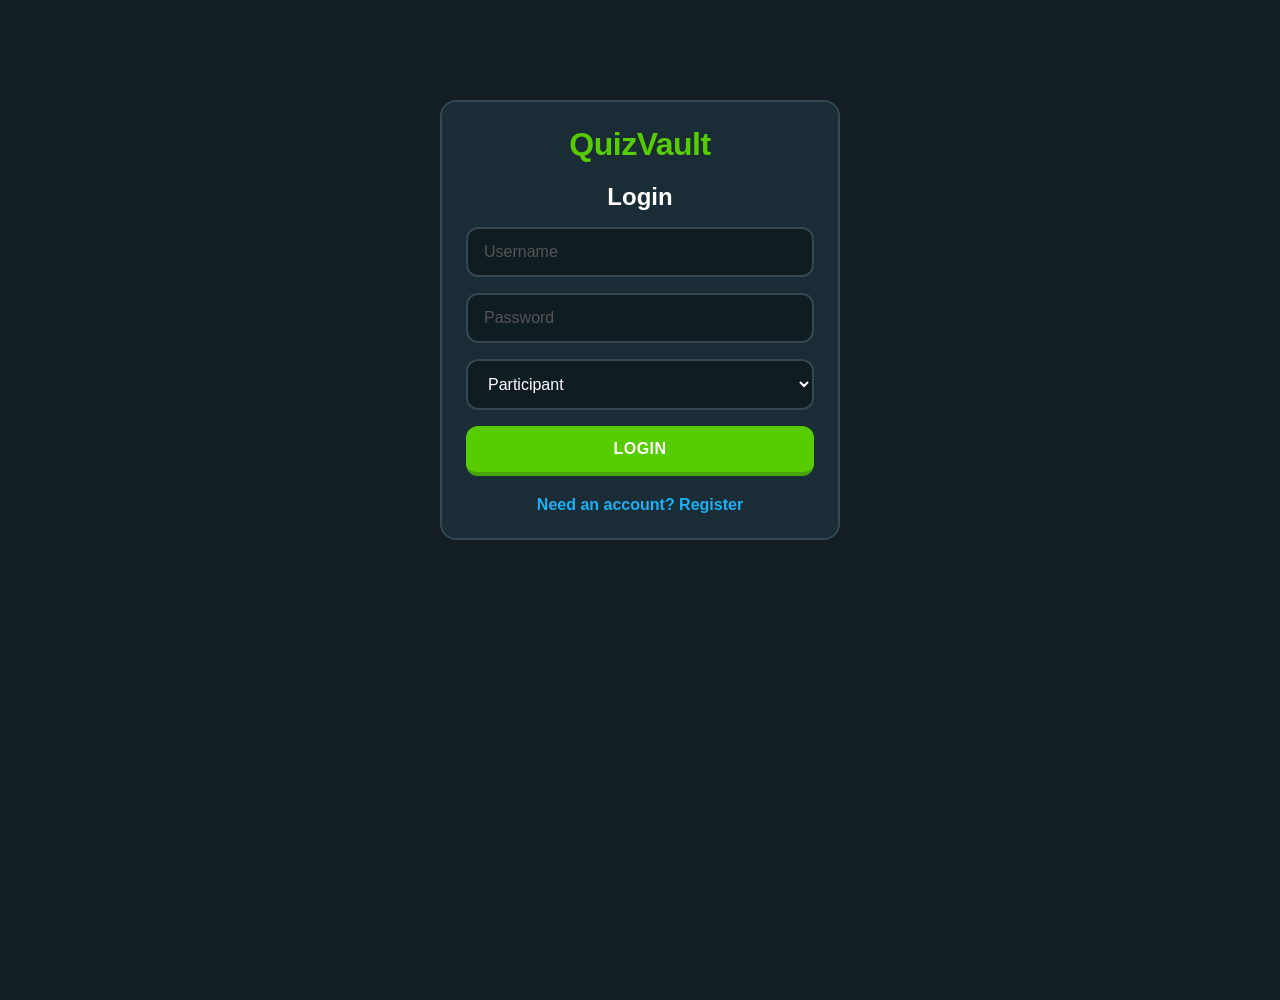
<file: QuizVault/webroot/index.html>
<!DOCTYPE html>
<html lang="en">
<head>
    <meta charset="UTF-8">
    <meta name="viewport" content="width=device-width, initial-scale=1.0">
    <title>QuizVault</title>
    <link rel="stylesheet" href="style.css">
</head>
<body>
    <header id="main-header" style="display:none">
        <div class="logo">QuizVault</div>
        <div style="display:flex; align-items:center; gap: 15px;">
            <span id="logged-in-user" style="font-weight:bold; color:var(--text-muted)"></span>
            <button class="btn-small" onclick="navBack()">Dashboard</button>
            <button class="btn-small btn-danger" onclick="logout()">Logout</button>
        </div>
    </header>

    <div id="msg-banner"></div>

    <!-- LOGIN / REGISTER VIEW -->
    <div id="login-view" class="view active">
        <div class="card" style="max-width:400px; margin: 100px auto; text-align:center;">
            <div class="logo" style="margin-bottom:20px; font-size:2rem;">QuizVault</div>
            <h2 id="auth-title">Login</h2>
            <div id="login-error" style="margin-bottom:15px;"></div>
            <div class="form-group"><input type="text" id="login-username" placeholder="Username" class="input-field"></div>
            <div class="form-group"><input type="password" id="login-password" placeholder="Password" class="input-field"></div>
            <div class="form-group">
                <select id="login-role" class="input-field">
                    <option value="Participant">Participant</option>
                    <option value="Quizmaster">Quizmaster</option>
                </select>
            </div>
            <button id="auth-btn" class="btn-primary" onclick="authAction()">LOGIN</button>
            <div style="margin-top:20px; font-weight:bold;">
                <a href="#" id="auth-toggle" onclick="toggleAuth()" style="color:var(--blue); text-decoration:none;">Need an account? Register</a>
            </div>
        </div>
    </div>

    <!-- QUIZMASTER DASHBOARD -->
    <div id="quizmaster-dashboard-view" class="view">
        <div class="card" style="max-width:700px; margin: 50px auto;">
            <h2>Quizmaster Dashboard</h2>
            <div class="subtitle">Welcome to the control center! What would you like to do?</div>
            <div class="dashboard-grid">
                <button class="card-btn" onclick="nav('question-bank-view')">
                    <h3>Manage Question Bank</h3><p>Add/edit questions</p>
                </button>
                <button class="card-btn" onclick="nav('manage-teams-view')">
                    <h3>Manage Teams</h3><p>View teams</p>
                </button>
                <button class="card-btn" onclick="nav('quiz-setup-view')">
                    <h3>Start New Quiz</h3><p>Configure and launch</p>
                </button>
                <button class="card-btn" onclick="nav('live-quiz-qm-view')">
                    <h3>Live Quiz View</h3><p>Monitor progress</p>
                </button>
                <button class="card-btn" onclick="nav('archives-view')">
                    <h3>View Archives</h3><p>Past results</p>
                </button>
            </div>
        </div>
    </div>

    <!-- PARTICIPANT DASHBOARD -->
    <div id="participant-dashboard-view" class="view">
        <div class="card" style="max-width:700px; margin: 50px auto;">
            <h2>Participant Dashboard</h2>
            <div class="subtitle">Get ready to play!</div>
            <div class="dashboard-grid">
                <button class="card-btn" onclick="nav('manage-teams-view')">
                    <h3>Join a Team</h3><p>Form your squad</p>
                </button>
                <button class="card-btn" onclick="nav('live-quiz-participant-view')">
                    <h3>Join Active Quiz</h3><p>Enter the arena</p>
                </button>
                <button class="card-btn" onclick="nav('certificates-view')">
                    <h3>My Certificates</h3><p>View achievements</p>
                </button>
            </div>
        </div>
    </div>

    <!-- MANAGE TEAMS VIEW -->
    <div id="manage-teams-view" class="view">
        <div class="card" style="max-width:600px; margin: 50px auto;">
            <h2>Teams</h2>
            <div style="display:flex; gap:10px; margin-bottom: 20px;">
                <input type="text" id="team-new-name" placeholder="New Team Name" class="input-field" style="flex:1;">
                <button class="btn-primary" style="flex:0 0 auto; width:auto;" onclick="createTeam()">Create Team</button>
            </div>
            <div id="teams-list" class="scroll-list"></div>
        </div>
    </div>

    <!-- QUESTION BANK VIEW -->
    <div id="question-bank-view" class="view">
        <div class="card" style="max-width:800px; margin: 50px auto;">
            <h2>Question Bank</h2>
            <div class="qm-only card" style="padding:20px; margin-bottom:20px; border-color:var(--border-light);">
                <h3>Add Question</h3>
                <div id="qb-msg" style="margin-bottom:10px;"></div>
                <div class="form-group"><input type="text" id="qb-q" placeholder="Question Text" class="input-field"></div>
                <div class="form-group"><input type="text" id="qb-a" placeholder="Answer Text" class="input-field"></div>
                <div style="display:flex; gap:10px; margin-bottom:15px;">
                    <input type="text" id="qb-tags" placeholder="Tags (e.g. Science)" class="input-field" style="flex:1;">
                    <select id="qb-diff" class="input-field" style="flex:0 0 150px;">
                        <option value="Easy">Easy</option>
                        <option value="Medium" selected>Medium</option>
                        <option value="Hard">Hard</option>
                    </select>
                </div>
                <button class="btn-primary" style="width:auto;" onclick="addQuestion()">Add to Bank</button>
            </div>
            
            <div class="form-group">
                <input type="text" id="qb-search" placeholder="Search questions or tags..." class="input-field" onkeyup="fetchQuestions()">
            </div>
            <div id="qb-list" class="scroll-list"></div>
        </div>
    </div>

    <!-- QUIZ SETUP VIEW -->
    <div id="quiz-setup-view" class="view">
        <div class="card" style="max-width:600px; margin: 50px auto;">
            <h2>Start New Quiz</h2>
            <div class="form-group">
                <label>Event Name</label>
                <input type="text" id="qs-name" placeholder="e.g. Tech Trivia 2026" class="input-field">
            </div>
            <div class="form-group">
                <label>Date</label>
                <input type="date" id="qs-date" class="input-field">
            </div>
            
            <h3 style="margin-top:30px;">Questions Per Team</h3>
            <div class="grid-3" style="display:grid; grid-template-columns:1fr 1fr 1fr; gap:15px; margin-bottom:20px;">
                <div><label id="lbl-easy" style="color:var(--green)">Easy</label><input type="number" id="qs-easy" value="0" min="0" class="input-field"></div>
                <div><label id="lbl-med" style="color:var(--orange)">Medium</label><input type="number" id="qs-medium" value="0" min="0" class="input-field"></div>
                <div><label id="lbl-hard" style="color:var(--red)">Hard</label><input type="number" id="qs-hard" value="0" min="0" class="input-field"></div>
            </div>
            
            <h3 style="margin-top:30px;">Select Teams</h3>
            <ul id="qs-teams-list" class="checkbox-list scroll-list"></ul>
            
            <button class="btn-primary" onclick="startQuiz()" style="margin-top:30px;">START QUIZ</button>
        </div>
    </div>

    <!-- LIVE QUIZ (QM) -->
    <div id="live-quiz-qm-view" class="view">
        <div style="max-width:1100px; margin: 20px auto; padding:0 20px;">
            <div style="display:flex; justify-content:space-between; align-items:center; margin-bottom:20px">
                <h2 id="live-qm-eventname" style="margin:0; color:var(--green);">Live Quiz Dashboard</h2>
                <div style="display:flex;gap:10px;">
                    <button class="btn-secondary" onclick="api('quiz/skip')">Skip for All</button>
                    <button class="btn-danger" onclick="finishQuiz()">Finish Quiz</button>
                </div>
            </div>
            
            <div class="two-col" style="display:grid; grid-template-columns: 2fr 1fr; gap:20px;">
                <div>
                    <h3>Teams Progress</h3>
                    <div id="live-qm-qbox"></div>
                </div>
                <div>
                    <div class="card" style="margin-bottom:20px; padding:15px;">
                        <h3>Scoreboard</h3>
                        <div class="scroll-list" style="max-height:200px; background:transparent; border:none;">
                            <table style="width:100%; border-collapse:collapse;" id="live-qm-scores">
                                <tbody></tbody>
                            </table>
                        </div>
                    </div>
                    <div class="card" style="padding:15px;">
                        <h3>Event Log</h3>
                        <pre id="live-qm-log" class="log-box" style="margin:0;"></pre>
                    </div>
                </div>
            </div>
        </div>
    </div>

    <!-- LIVE QUIZ (PARTICIPANT) -->
    <div id="live-quiz-participant-view" class="view">
        <div style="max-width:900px; margin: 30px auto; padding:0 20px;">
            <div class="two-col" style="display:grid; grid-template-columns: 2fr 1fr; gap:20px;">
                <div class="card" style="text-align:center; padding:40px 20px;">
                    <h3 id="live-p-teamname" style="margin-bottom:20px; color:var(--blue); font-size:1.2rem;">Team Name</h3>
                    <div id="live-p-qbox" class="q-box-large">
                        Waiting for quiz to start...
                    </div>
                    <div class="buzz-area">
                        <input type="text" id="live-p-answer" placeholder="Type your answer..." class="input-field" style="text-align:center; font-size:1.2rem;" disabled>
                        <button class="btn-primary" style="width:auto; flex:0 0 auto;" id="live-p-submit" onclick="submitAnswer()">SUBMIT</button>
                    </div>
                    <div id="p-feedback" style="margin-top:20px; font-weight:bold; font-size:1.1rem;"></div>
                </div>
                
                <div class="card">
                    <h3>Live Scores</h3>
                    <ul class="scroll-list checkbox-list" id="live-p-scores" style="background:transparent; border:none; max-height:400px; list-style:none;"></ul>
                </div>
            </div>
        </div>
    </div>

    <!-- ARCHIVES VIEW -->
    <div id="archives-view" class="view">
        <div class="card" style="max-width:900px; margin: 50px auto;">
            <h2>Archives</h2>
            <div class="two-col" style="display:grid; grid-template-columns: 1fr 1fr; gap:20px;">
                <div id="archives-list" class="scroll-list"></div>
                <div id="archive-detail" class="q-box" style="background:var(--bg-card);">Select an archive to view details.</div>
            </div>
        </div>
    </div>
    
    <!-- CERTIFICATES VIEW -->
    <div id="certificates-view" class="view">
        <div class="card" style="max-width:600px; margin: 50px auto;">
            <h2>My Certificates</h2>
            <div id="certs-list" class="scroll-list"></div>
        </div>
    </div>

    <script src="app.js"></script>
</body>
</html>
</file>
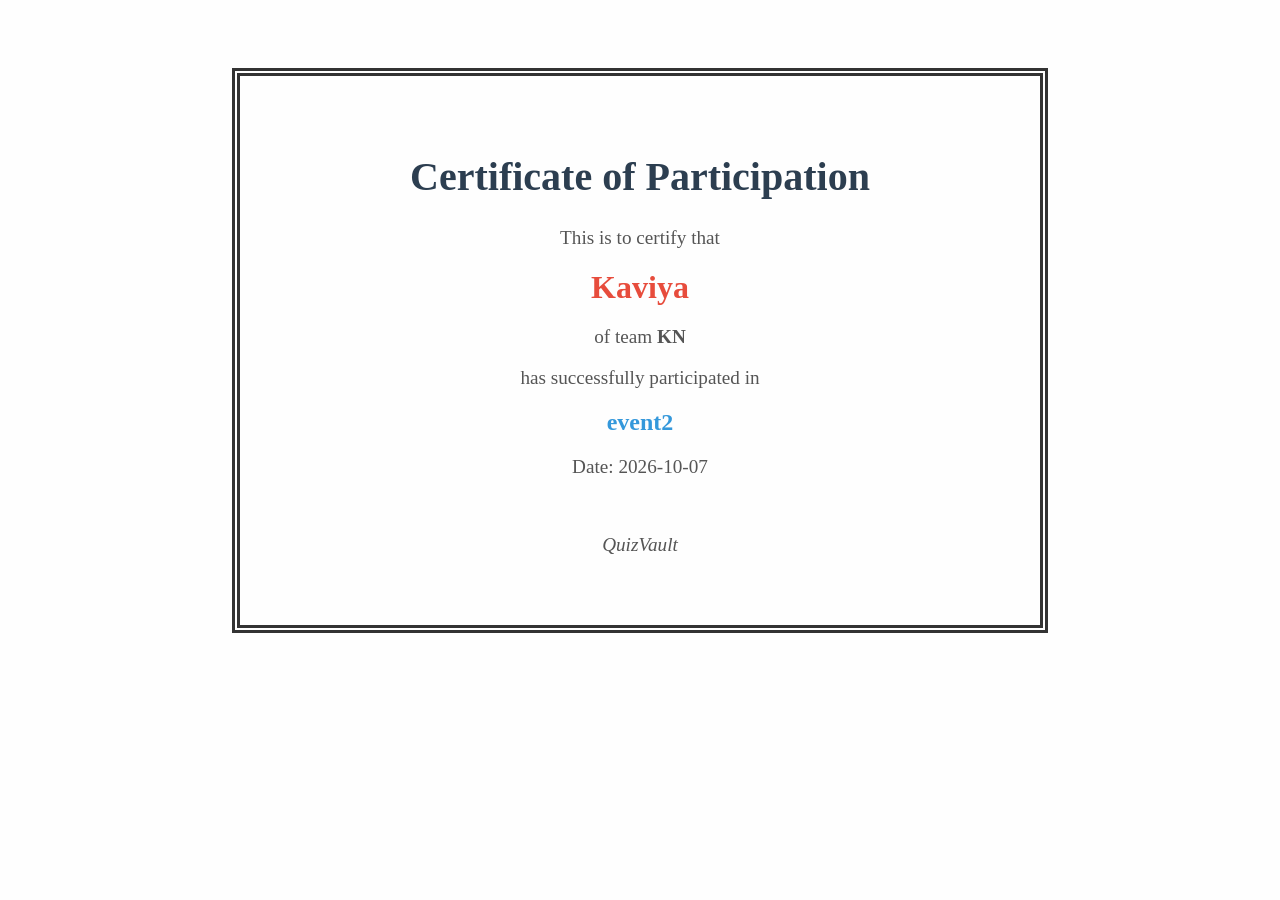
<file: QuizVault/exports/cert_Kaviya_event2.html>
<!DOCTYPE html><html><head><style>body{font-family:Georgia,serif;text-align:center;padding:60px;background:#fefefe;}.cert{border:8px double #333;padding:50px;max-width:700px;margin:auto;}h1{color:#2c3e50;font-size:2.5em;}h2{color:#3498db;}p{font-size:1.2em;color:#555;}.name{font-size:2em;color:#e74c3c;font-weight:bold;margin:20px 0;}</style></head><body><div class='cert'><h1>Certificate of Participation</h1><p>This is to certify that</p><div class='name'>Kaviya</div><p>of team <strong>KN</strong></p><p>has successfully participated in</p><h2>event2</h2><p>Date: 2026-10-07</p><br><p><em>QuizVault</em></p></div></body></html>
</file>
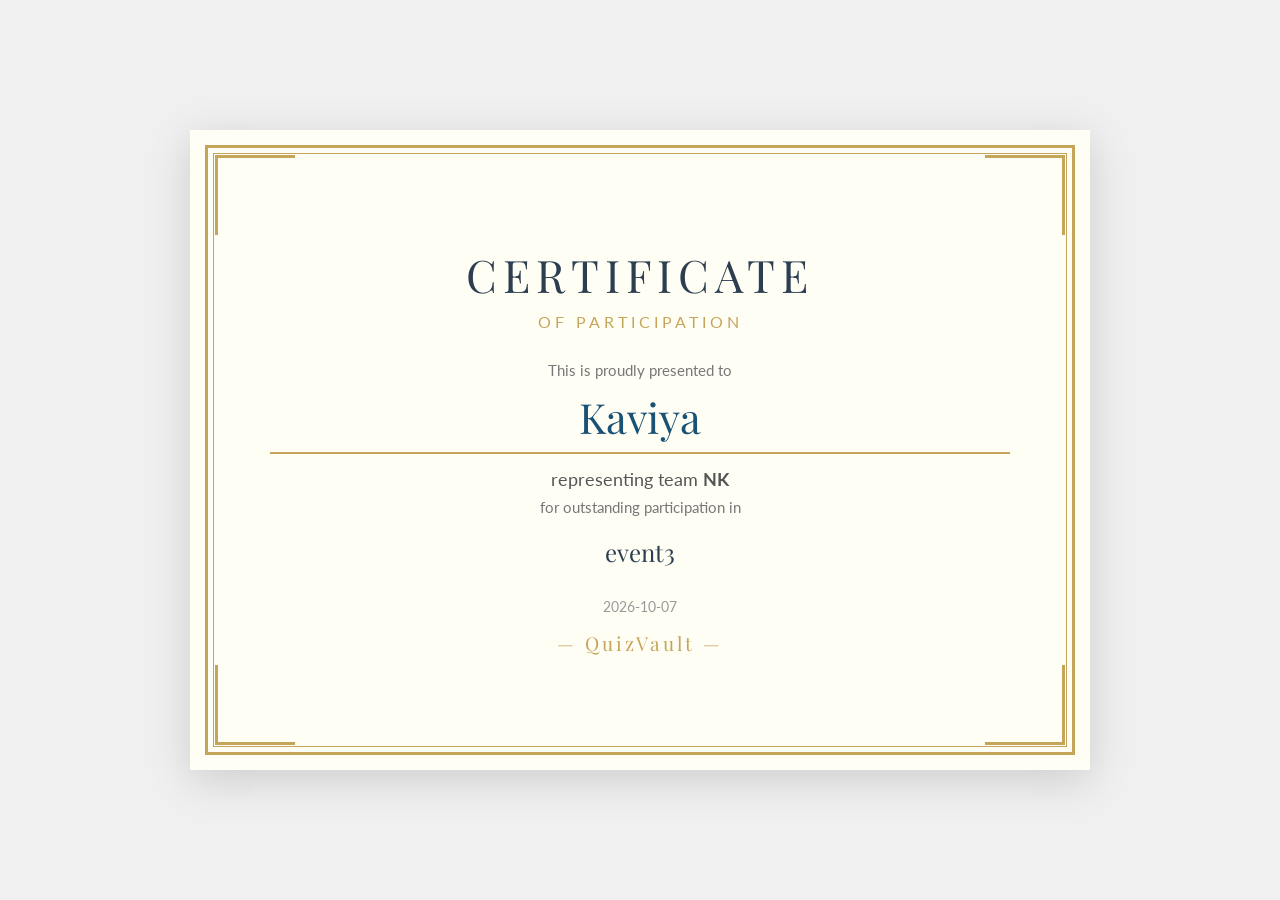
<file: QuizVault/exports/cert_Kaviya_event3.html>
<!DOCTYPE html><html><head><style>@import url('https://fonts.googleapis.com/css2?family=Playfair+Display:wght@400;700&family=Lato:wght@300;400&display=swap');*{margin:0;padding:0;box-sizing:border-box;}body{display:flex;justify-content:center;align-items:center;min-height:100vh;background:#f0f0f0;padding:20px;}.cert-page{width:900px;height:640px;background:#fffef5;position:relative;box-shadow:0 10px 40px rgba(0,0,0,0.15);}.cert-border{position:absolute;top:15px;left:15px;right:15px;bottom:15px;border:3px solid #c5a55a;}.cert-border-inner{position:absolute;top:5px;left:5px;right:5px;bottom:5px;border:1px solid #c5a55a;}.cert-content{position:relative;z-index:1;text-align:center;padding:60px 80px;height:100%;display:flex;flex-direction:column;justify-content:center;}.cert-corner{position:absolute;width:80px;height:80px;}.cert-corner.tl{top:25px;left:25px;border-top:3px solid #c5a55a;border-left:3px solid #c5a55a;}.cert-corner.tr{top:25px;right:25px;border-top:3px solid #c5a55a;border-right:3px solid #c5a55a;}.cert-corner.bl{bottom:25px;left:25px;border-bottom:3px solid #c5a55a;border-left:3px solid #c5a55a;}.cert-corner.br{bottom:25px;right:25px;border-bottom:3px solid #c5a55a;border-right:3px solid #c5a55a;}.cert-title{font-family:'Playfair Display',serif;font-size:2.8rem;color:#2c3e50;letter-spacing:6px;text-transform:uppercase;margin-bottom:8px;}.cert-subtitle{font-family:'Lato',sans-serif;font-size:1rem;color:#c5a55a;letter-spacing:4px;text-transform:uppercase;margin-bottom:30px;}.cert-presented{font-family:'Lato',sans-serif;font-size:0.95rem;color:#777;margin-bottom:10px;}.cert-name{font-family:'Playfair Display',serif;font-size:2.6rem;color:#1a5276;border-bottom:2px solid #c5a55a;display:inline-block;padding:0 40px 8px;margin-bottom:15px;}.cert-team{font-family:'Lato',sans-serif;font-size:1.1rem;color:#555;margin-bottom:8px;}.cert-event{font-family:'Playfair Display',serif;font-size:1.5rem;color:#2c3e50;margin:10px 0;}.cert-date{font-family:'Lato',sans-serif;font-size:0.9rem;color:#999;margin-top:20px;}.cert-seal{font-family:'Playfair Display',serif;font-size:1.2rem;color:#c5a55a;margin-top:15px;letter-spacing:3px;}@media print{body{background:none;padding:0;}.cert-page{box-shadow:none;}}</style></head><body><div class='cert-page'><div class='cert-border'><div class='cert-border-inner'></div></div><div class='cert-corner tl'></div><div class='cert-corner tr'></div><div class='cert-corner bl'></div><div class='cert-corner br'></div><div class='cert-content'><div class='cert-title'>Certificate</div><div class='cert-subtitle'>of Participation</div><div class='cert-presented'>This is proudly presented to</div><div class='cert-name'>Kaviya</div><div class='cert-team'>representing team <strong>NK</strong></div><div class='cert-presented'>for outstanding participation in</div><div class='cert-event'>event3</div><div class='cert-date'>2026-10-07</div><div class='cert-seal'>— QuizVault —</div></div></div></body></html>
</file>
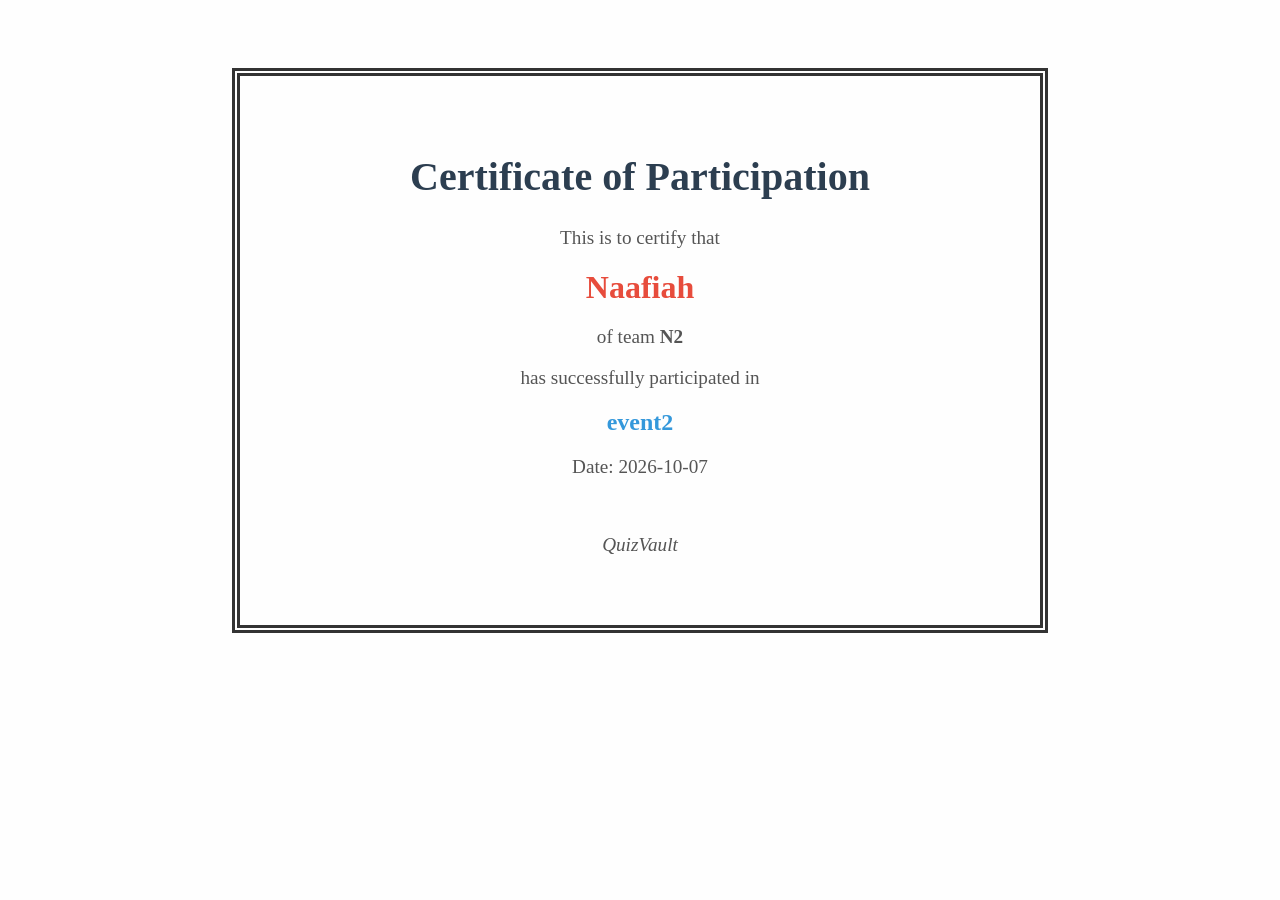
<file: QuizVault/exports/cert_Naafiah_event2.html>
<!DOCTYPE html><html><head><style>body{font-family:Georgia,serif;text-align:center;padding:60px;background:#fefefe;}.cert{border:8px double #333;padding:50px;max-width:700px;margin:auto;}h1{color:#2c3e50;font-size:2.5em;}h2{color:#3498db;}p{font-size:1.2em;color:#555;}.name{font-size:2em;color:#e74c3c;font-weight:bold;margin:20px 0;}</style></head><body><div class='cert'><h1>Certificate of Participation</h1><p>This is to certify that</p><div class='name'>Naafiah</div><p>of team <strong>N2</strong></p><p>has successfully participated in</p><h2>event2</h2><p>Date: 2026-10-07</p><br><p><em>QuizVault</em></p></div></body></html>
</file>
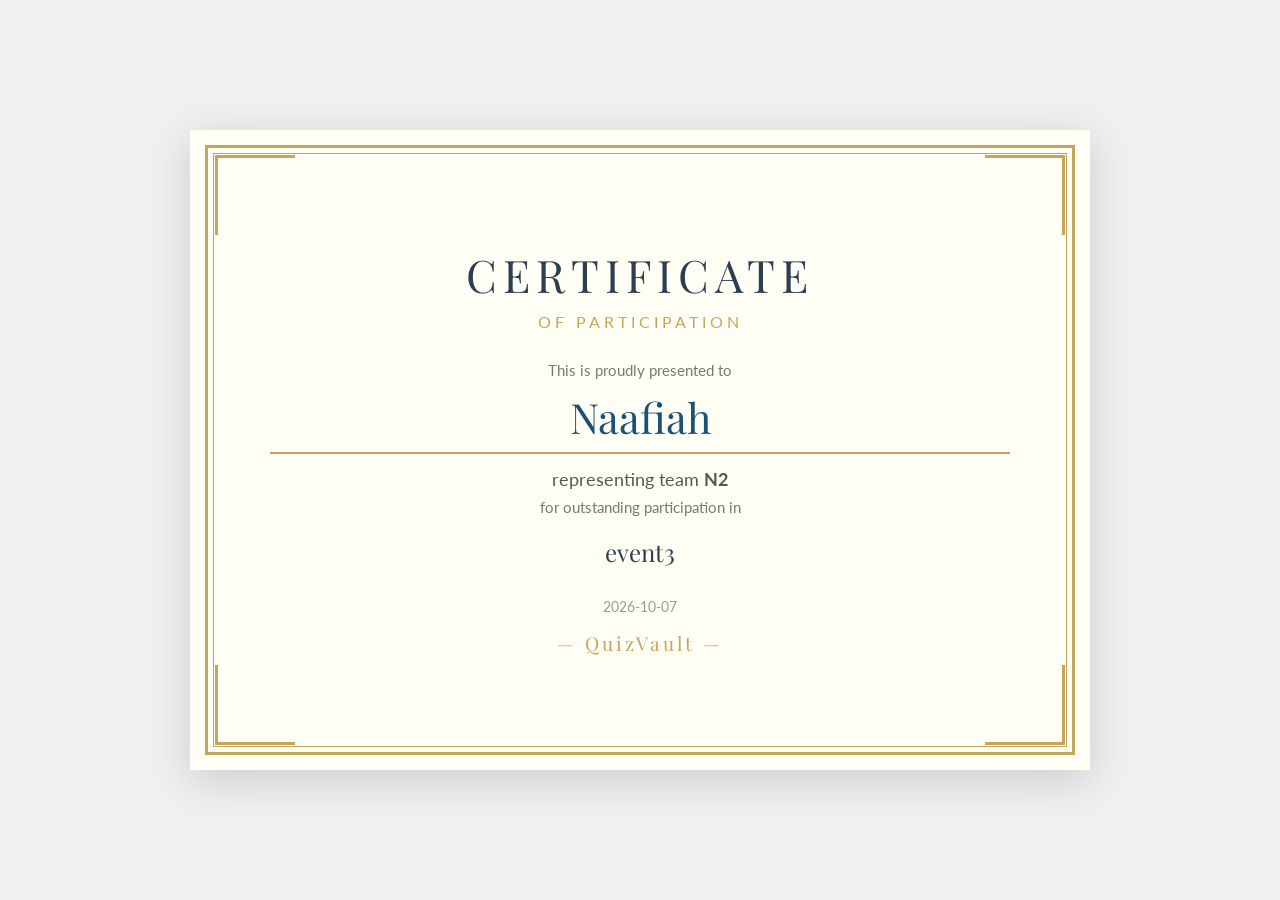
<file: QuizVault/exports/cert_Naafiah_event3.html>
<!DOCTYPE html><html><head><style>@import url('https://fonts.googleapis.com/css2?family=Playfair+Display:wght@400;700&family=Lato:wght@300;400&display=swap');*{margin:0;padding:0;box-sizing:border-box;}body{display:flex;justify-content:center;align-items:center;min-height:100vh;background:#f0f0f0;padding:20px;}.cert-page{width:900px;height:640px;background:#fffef5;position:relative;box-shadow:0 10px 40px rgba(0,0,0,0.15);}.cert-border{position:absolute;top:15px;left:15px;right:15px;bottom:15px;border:3px solid #c5a55a;}.cert-border-inner{position:absolute;top:5px;left:5px;right:5px;bottom:5px;border:1px solid #c5a55a;}.cert-content{position:relative;z-index:1;text-align:center;padding:60px 80px;height:100%;display:flex;flex-direction:column;justify-content:center;}.cert-corner{position:absolute;width:80px;height:80px;}.cert-corner.tl{top:25px;left:25px;border-top:3px solid #c5a55a;border-left:3px solid #c5a55a;}.cert-corner.tr{top:25px;right:25px;border-top:3px solid #c5a55a;border-right:3px solid #c5a55a;}.cert-corner.bl{bottom:25px;left:25px;border-bottom:3px solid #c5a55a;border-left:3px solid #c5a55a;}.cert-corner.br{bottom:25px;right:25px;border-bottom:3px solid #c5a55a;border-right:3px solid #c5a55a;}.cert-title{font-family:'Playfair Display',serif;font-size:2.8rem;color:#2c3e50;letter-spacing:6px;text-transform:uppercase;margin-bottom:8px;}.cert-subtitle{font-family:'Lato',sans-serif;font-size:1rem;color:#c5a55a;letter-spacing:4px;text-transform:uppercase;margin-bottom:30px;}.cert-presented{font-family:'Lato',sans-serif;font-size:0.95rem;color:#777;margin-bottom:10px;}.cert-name{font-family:'Playfair Display',serif;font-size:2.6rem;color:#1a5276;border-bottom:2px solid #c5a55a;display:inline-block;padding:0 40px 8px;margin-bottom:15px;}.cert-team{font-family:'Lato',sans-serif;font-size:1.1rem;color:#555;margin-bottom:8px;}.cert-event{font-family:'Playfair Display',serif;font-size:1.5rem;color:#2c3e50;margin:10px 0;}.cert-date{font-family:'Lato',sans-serif;font-size:0.9rem;color:#999;margin-top:20px;}.cert-seal{font-family:'Playfair Display',serif;font-size:1.2rem;color:#c5a55a;margin-top:15px;letter-spacing:3px;}@media print{body{background:none;padding:0;}.cert-page{box-shadow:none;}}</style></head><body><div class='cert-page'><div class='cert-border'><div class='cert-border-inner'></div></div><div class='cert-corner tl'></div><div class='cert-corner tr'></div><div class='cert-corner bl'></div><div class='cert-corner br'></div><div class='cert-content'><div class='cert-title'>Certificate</div><div class='cert-subtitle'>of Participation</div><div class='cert-presented'>This is proudly presented to</div><div class='cert-name'>Naafiah</div><div class='cert-team'>representing team <strong>N2</strong></div><div class='cert-presented'>for outstanding participation in</div><div class='cert-event'>event3</div><div class='cert-date'>2026-10-07</div><div class='cert-seal'>— QuizVault —</div></div></div></body></html>
</file>
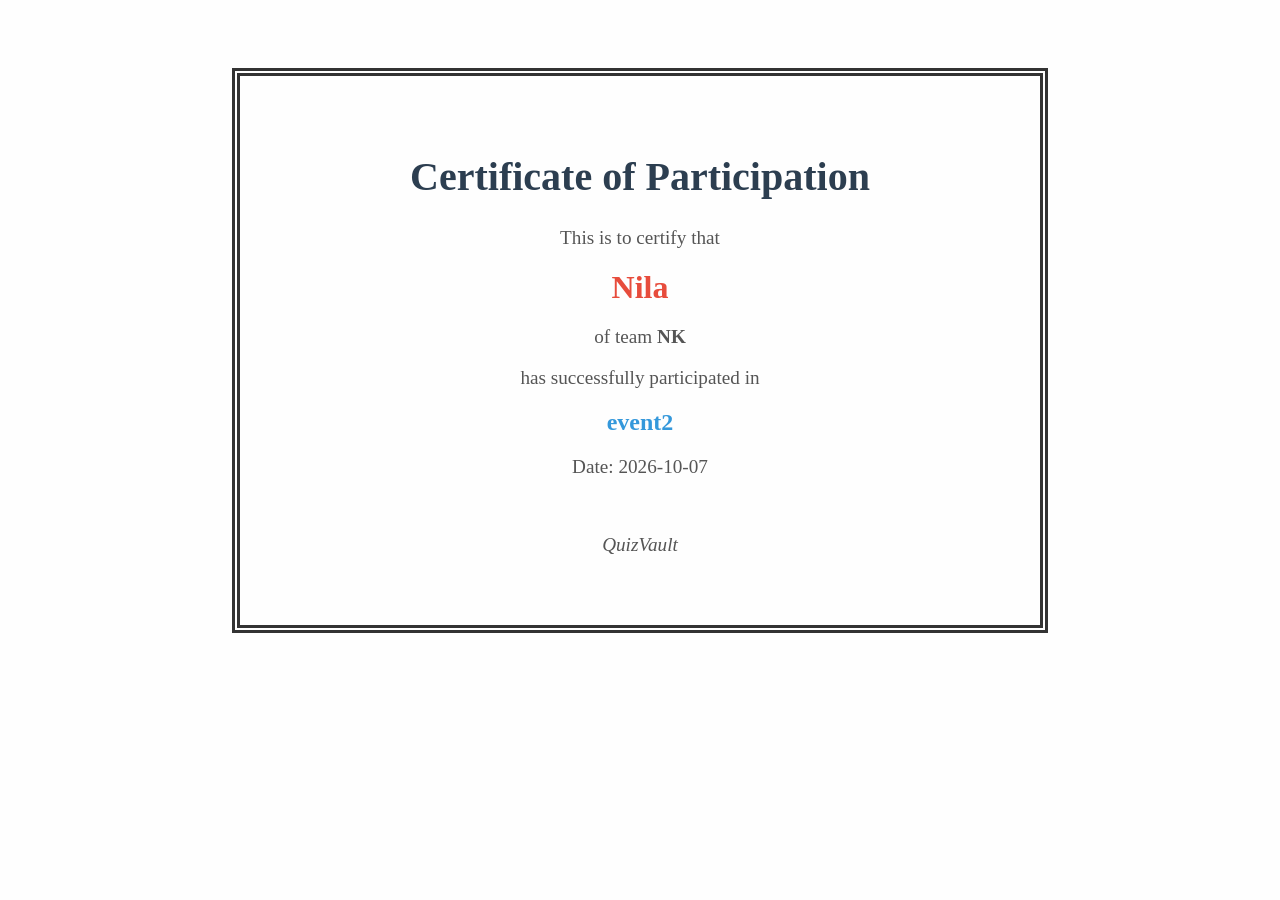
<file: QuizVault/exports/cert_Nila_event2.html>
<!DOCTYPE html><html><head><style>body{font-family:Georgia,serif;text-align:center;padding:60px;background:#fefefe;}.cert{border:8px double #333;padding:50px;max-width:700px;margin:auto;}h1{color:#2c3e50;font-size:2.5em;}h2{color:#3498db;}p{font-size:1.2em;color:#555;}.name{font-size:2em;color:#e74c3c;font-weight:bold;margin:20px 0;}</style></head><body><div class='cert'><h1>Certificate of Participation</h1><p>This is to certify that</p><div class='name'>Nila</div><p>of team <strong>NK</strong></p><p>has successfully participated in</p><h2>event2</h2><p>Date: 2026-10-07</p><br><p><em>QuizVault</em></p></div></body></html>
</file>
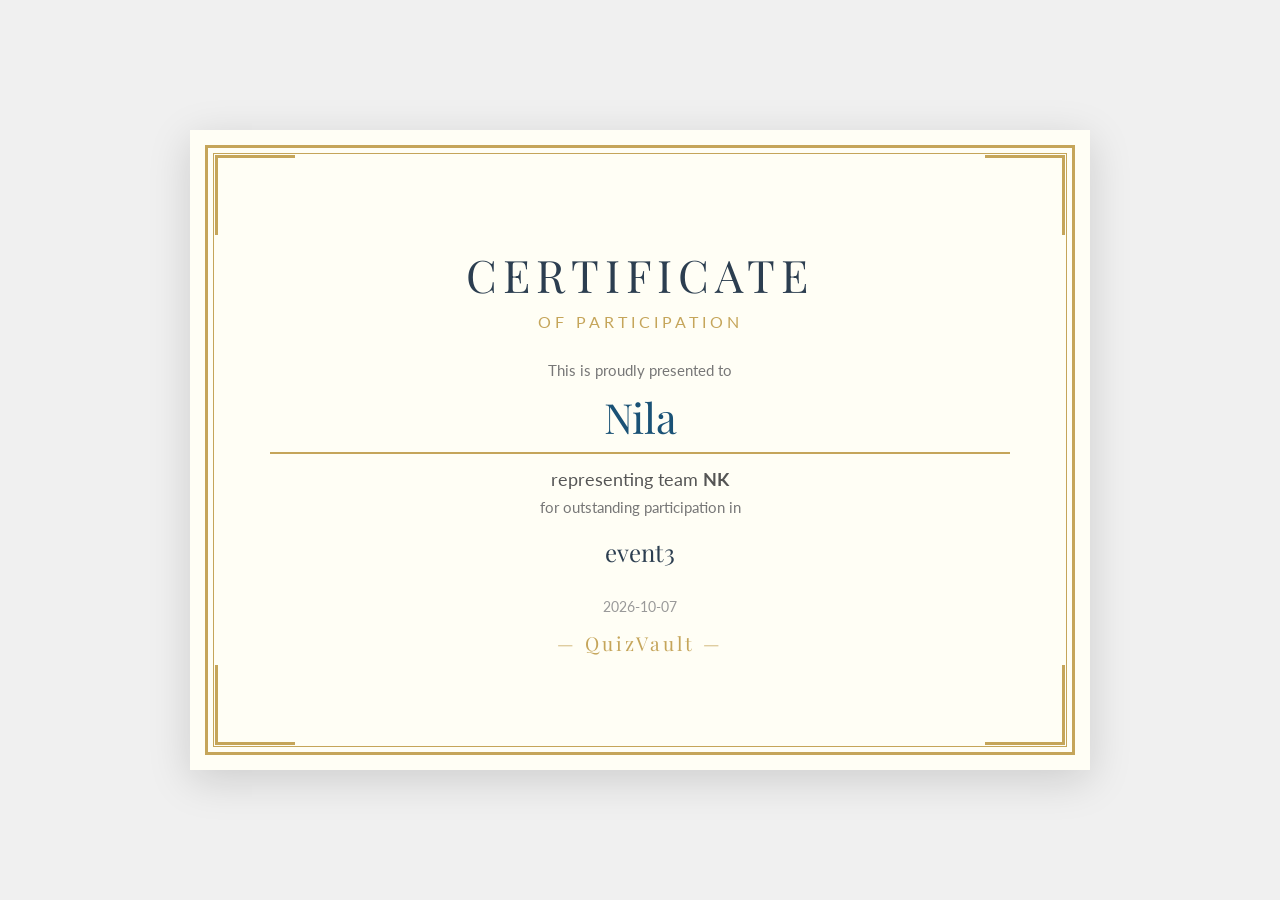
<file: QuizVault/exports/cert_Nila_event3.html>
<!DOCTYPE html><html><head><style>@import url('https://fonts.googleapis.com/css2?family=Playfair+Display:wght@400;700&family=Lato:wght@300;400&display=swap');*{margin:0;padding:0;box-sizing:border-box;}body{display:flex;justify-content:center;align-items:center;min-height:100vh;background:#f0f0f0;padding:20px;}.cert-page{width:900px;height:640px;background:#fffef5;position:relative;box-shadow:0 10px 40px rgba(0,0,0,0.15);}.cert-border{position:absolute;top:15px;left:15px;right:15px;bottom:15px;border:3px solid #c5a55a;}.cert-border-inner{position:absolute;top:5px;left:5px;right:5px;bottom:5px;border:1px solid #c5a55a;}.cert-content{position:relative;z-index:1;text-align:center;padding:60px 80px;height:100%;display:flex;flex-direction:column;justify-content:center;}.cert-corner{position:absolute;width:80px;height:80px;}.cert-corner.tl{top:25px;left:25px;border-top:3px solid #c5a55a;border-left:3px solid #c5a55a;}.cert-corner.tr{top:25px;right:25px;border-top:3px solid #c5a55a;border-right:3px solid #c5a55a;}.cert-corner.bl{bottom:25px;left:25px;border-bottom:3px solid #c5a55a;border-left:3px solid #c5a55a;}.cert-corner.br{bottom:25px;right:25px;border-bottom:3px solid #c5a55a;border-right:3px solid #c5a55a;}.cert-title{font-family:'Playfair Display',serif;font-size:2.8rem;color:#2c3e50;letter-spacing:6px;text-transform:uppercase;margin-bottom:8px;}.cert-subtitle{font-family:'Lato',sans-serif;font-size:1rem;color:#c5a55a;letter-spacing:4px;text-transform:uppercase;margin-bottom:30px;}.cert-presented{font-family:'Lato',sans-serif;font-size:0.95rem;color:#777;margin-bottom:10px;}.cert-name{font-family:'Playfair Display',serif;font-size:2.6rem;color:#1a5276;border-bottom:2px solid #c5a55a;display:inline-block;padding:0 40px 8px;margin-bottom:15px;}.cert-team{font-family:'Lato',sans-serif;font-size:1.1rem;color:#555;margin-bottom:8px;}.cert-event{font-family:'Playfair Display',serif;font-size:1.5rem;color:#2c3e50;margin:10px 0;}.cert-date{font-family:'Lato',sans-serif;font-size:0.9rem;color:#999;margin-top:20px;}.cert-seal{font-family:'Playfair Display',serif;font-size:1.2rem;color:#c5a55a;margin-top:15px;letter-spacing:3px;}@media print{body{background:none;padding:0;}.cert-page{box-shadow:none;}}</style></head><body><div class='cert-page'><div class='cert-border'><div class='cert-border-inner'></div></div><div class='cert-corner tl'></div><div class='cert-corner tr'></div><div class='cert-corner bl'></div><div class='cert-corner br'></div><div class='cert-content'><div class='cert-title'>Certificate</div><div class='cert-subtitle'>of Participation</div><div class='cert-presented'>This is proudly presented to</div><div class='cert-name'>Nila</div><div class='cert-team'>representing team <strong>NK</strong></div><div class='cert-presented'>for outstanding participation in</div><div class='cert-event'>event3</div><div class='cert-date'>2026-10-07</div><div class='cert-seal'>— QuizVault —</div></div></div></body></html>
</file>
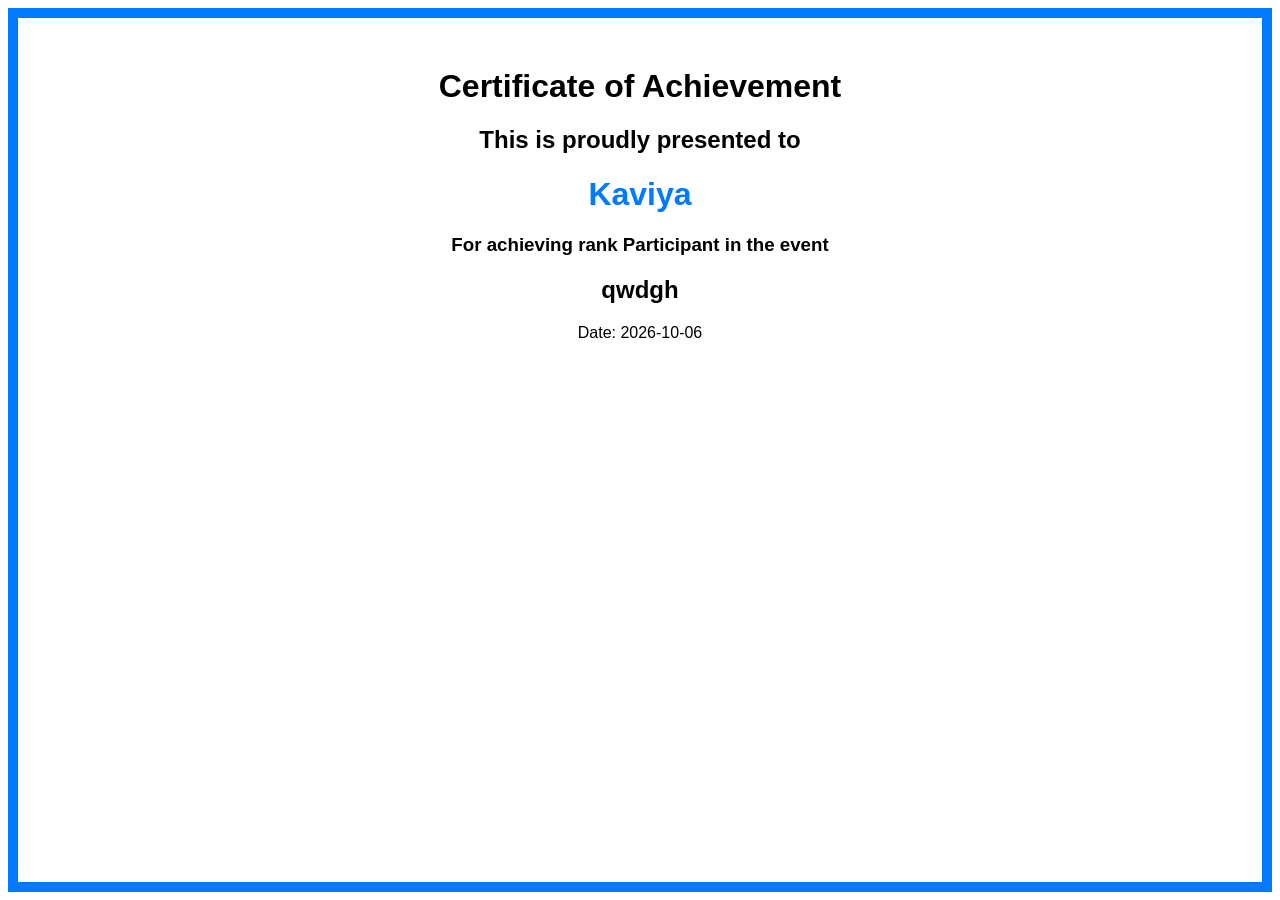
<file: QuizVault/exports/Kaviya_Certificate.html>
<html><body style='font-family: Arial; text-align: center; padding: 50px; border: 10px solid #007AFF;'><h1>Certificate of Achievement</h1><h2>This is proudly presented to</h2><h1 style='color: #007AFF;'>Kaviya</h1><h3>For achieving rank <b>Participant</b> in the event</h3><h2>qwdgh</h2><p>Date: 2026-10-06</p></body></html>
</file>
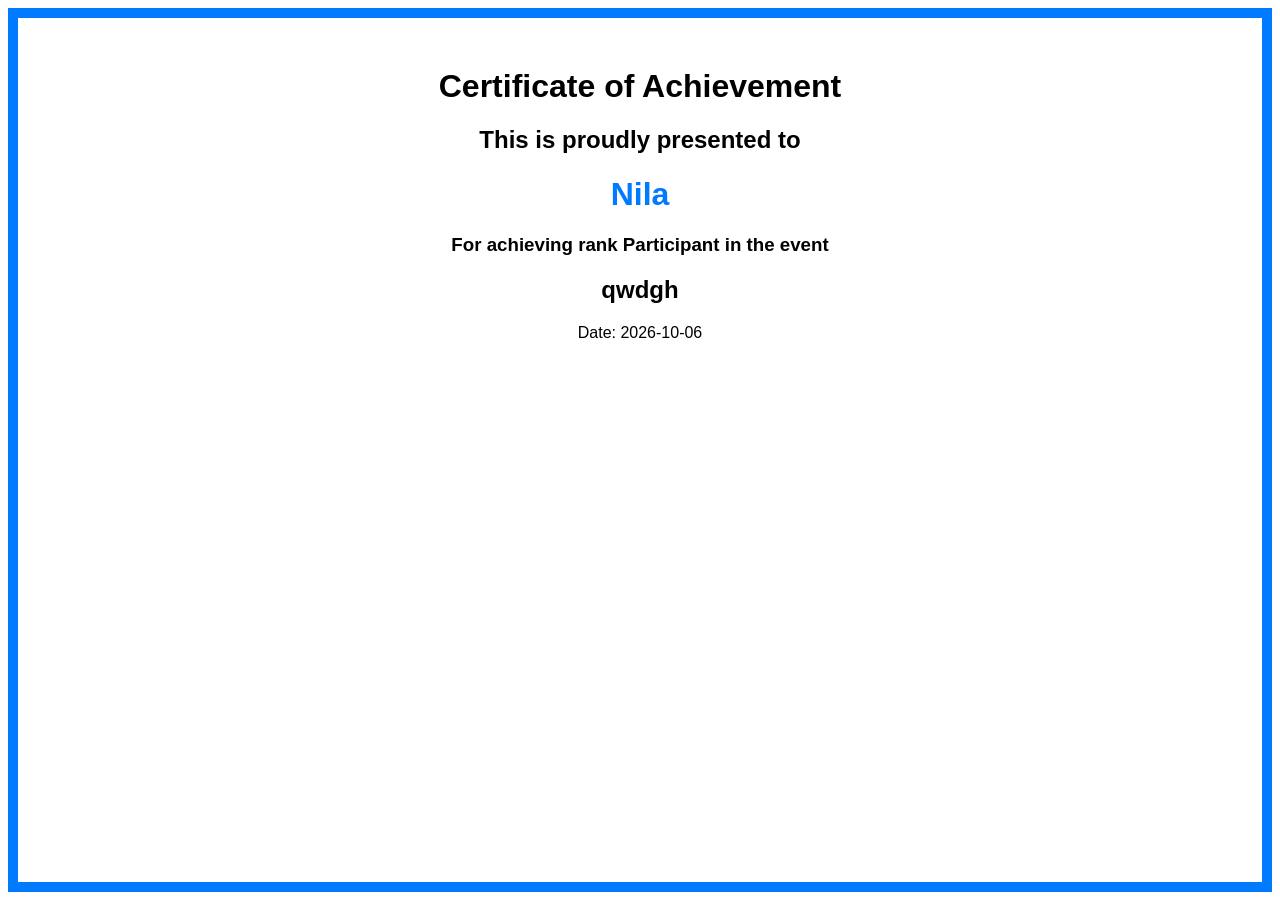
<file: QuizVault/exports/Nila_Certificate.html>
<html><body style='font-family: Arial; text-align: center; padding: 50px; border: 10px solid #007AFF;'><h1>Certificate of Achievement</h1><h2>This is proudly presented to</h2><h1 style='color: #007AFF;'>Nila</h1><h3>For achieving rank <b>Participant</b> in the event</h3><h2>qwdgh</h2><p>Date: 2026-10-06</p></body></html>
</file>
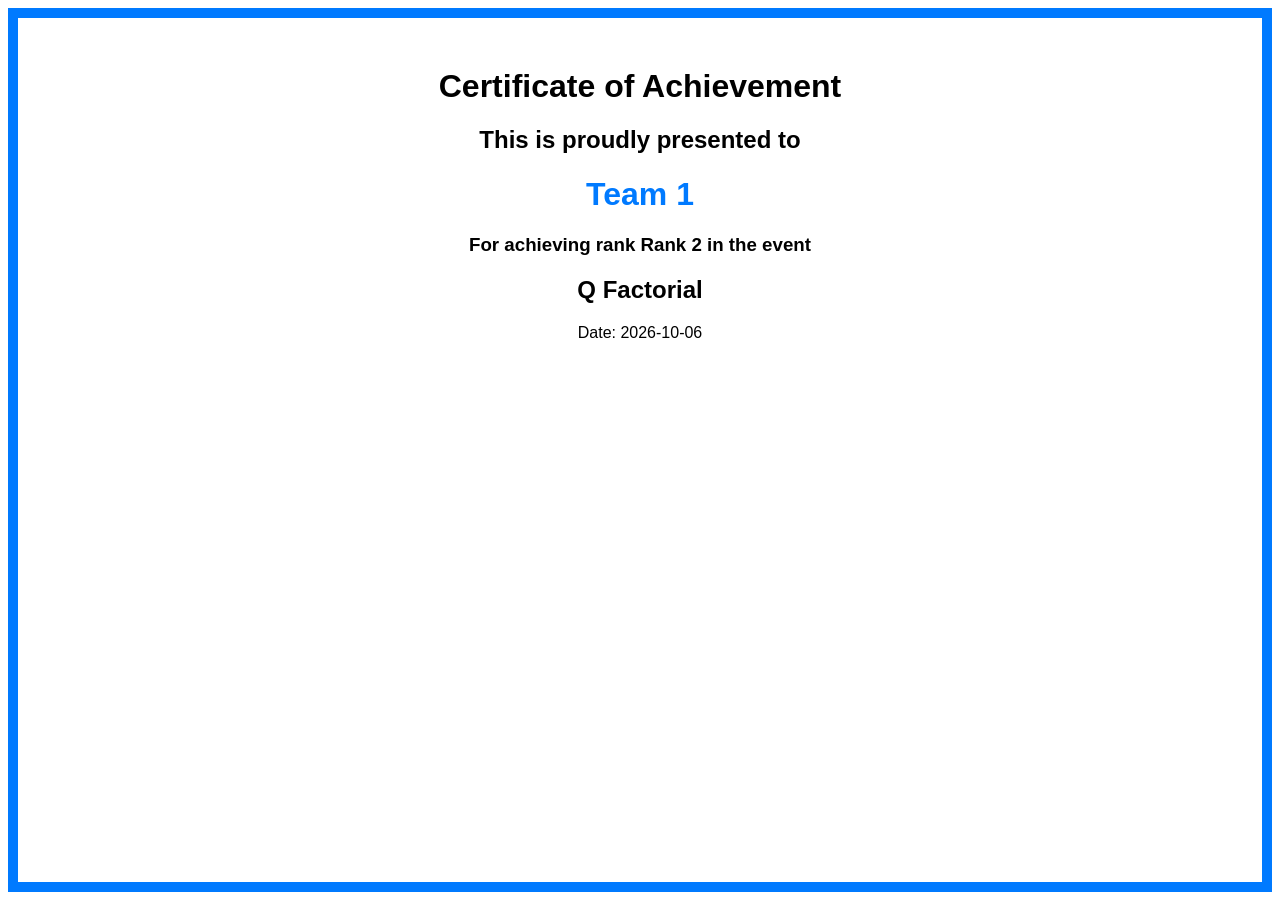
<file: QuizVault/exports/Team_1_Certificate.html>
<html><body style='font-family: Arial; text-align: center; padding: 50px; border: 10px solid #007AFF;'><h1>Certificate of Achievement</h1><h2>This is proudly presented to</h2><h1 style='color: #007AFF;'>Team 1</h1><h3>For achieving rank <b>Rank 2</b> in the event</h3><h2>Q Factorial</h2><p>Date: 2026-10-06</p></body></html>
</file>
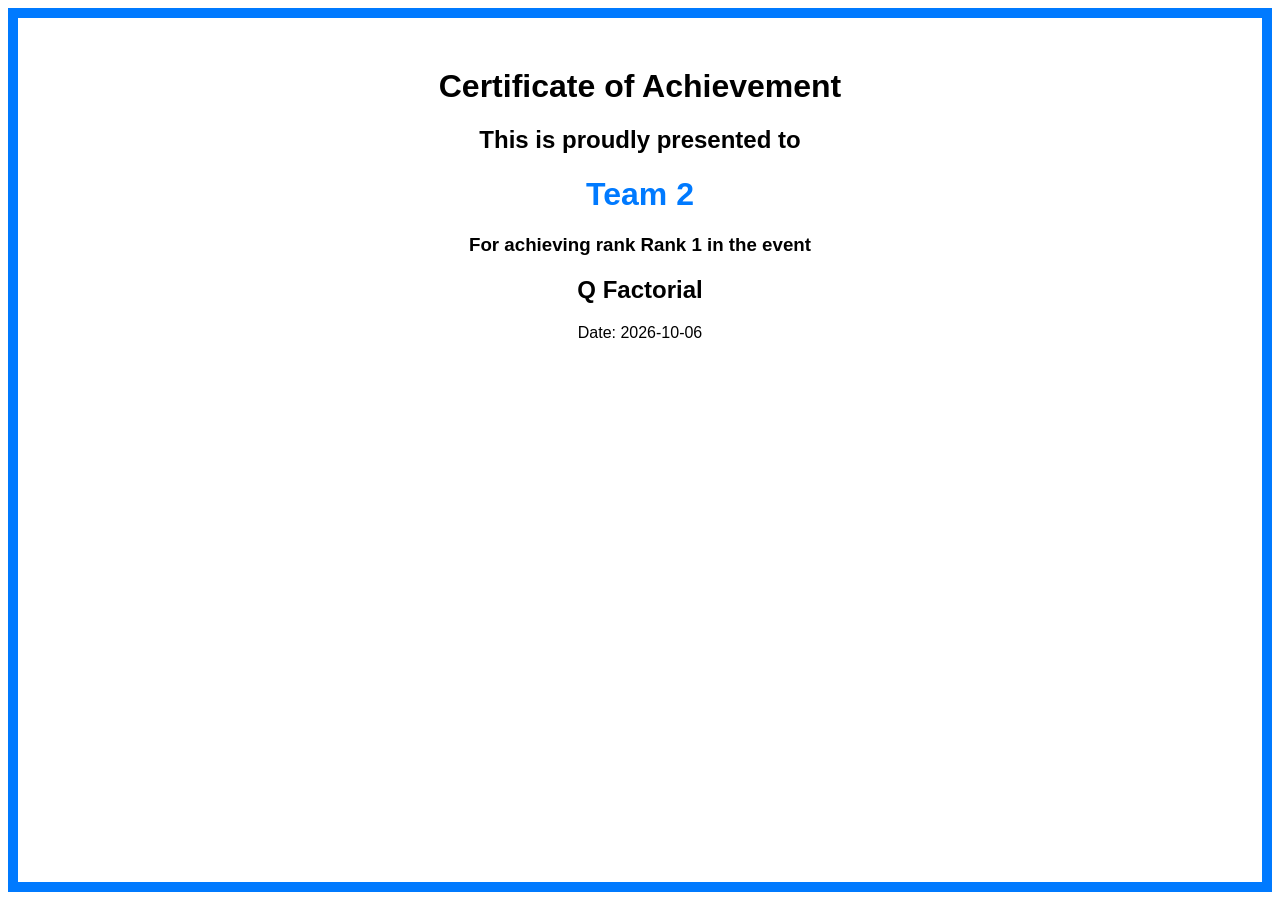
<file: QuizVault/exports/Team_2_Certificate.html>
<html><body style='font-family: Arial; text-align: center; padding: 50px; border: 10px solid #007AFF;'><h1>Certificate of Achievement</h1><h2>This is proudly presented to</h2><h1 style='color: #007AFF;'>Team 2</h1><h3>For achieving rank <b>Rank 1</b> in the event</h3><h2>Q Factorial</h2><p>Date: 2026-10-06</p></body></html>
</file>
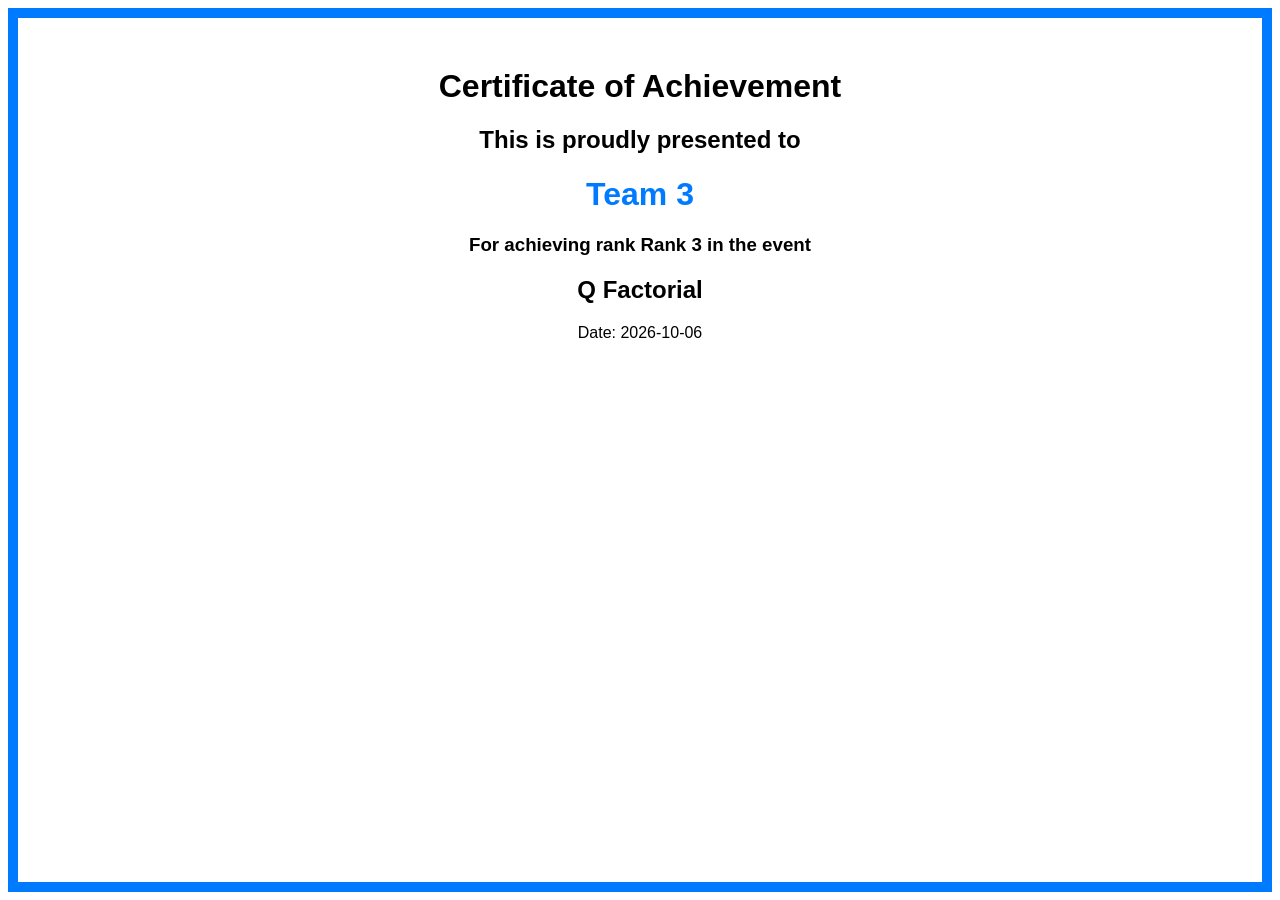
<file: QuizVault/exports/Team_3_Certificate.html>
<html><body style='font-family: Arial; text-align: center; padding: 50px; border: 10px solid #007AFF;'><h1>Certificate of Achievement</h1><h2>This is proudly presented to</h2><h1 style='color: #007AFF;'>Team 3</h1><h3>For achieving rank <b>Rank 3</b> in the event</h3><h2>Q Factorial</h2><p>Date: 2026-10-06</p></body></html>
</file>
<file: QuizVault/webroot/style.css>
:root {
    --bg: #131f24;
    --bg-card: #1a2c35;
    --bg-input: #0f1c22;
    --green: #58cc02;
    --green-dark: #46a302;
    --green-light: #89e219;
    --blue: #1cb0f6;
    --blue-dark: #1899d6;
    --orange: #ff9600;
    --red: #ff4b4b;
    --purple: #ce82ff;
    --text: #ffffff;
    --text-muted: #afafaf;
    --border: #37464f;
    --border-light: #4b5e69;
    --btn-shadow: #3c5a3c;
}

* { box-sizing: border-box; margin: 0; padding: 0; }

body {
    font-family: 'Segoe UI', -apple-system, BlinkMacSystemFont, sans-serif;
    background: var(--bg);
    color: var(--text);
    min-height: 100vh;
}

#app { max-width: 900px; margin: 0 auto; padding: 20px; }

.view { display: none; }
.view.active { display: block; animation: slideUp 0.3s ease; }

@keyframes slideUp {
    from { opacity: 0; transform: translateY(12px); }
    to { opacity: 1; transform: translateY(0); }
}

/* Header */
header {
    display: flex; justify-content: space-between; align-items: center;
    padding: 15px 0; margin-bottom: 25px;
    border-bottom: 2px solid var(--border);
}
.logo {
    font-size: 1.6rem; font-weight: 800; color: var(--green);
    letter-spacing: -0.5px;
}

/* Cards & Panels */
.card {
    background: var(--bg-card);
    border: 2px solid var(--border);
    border-radius: 16px;
    padding: 24px;
    margin-bottom: 16px;
}

/* Titles */
h1 { font-size: 2rem; font-weight: 800; margin-bottom: 8px; }
h2 { font-size: 1.5rem; font-weight: 700; margin-bottom: 16px; color: var(--text); }
h3 { font-size: 1.1rem; font-weight: 700; margin-bottom: 12px; color: var(--text-muted); text-transform: uppercase; letter-spacing: 0.5px; font-size: 0.85rem; }
.subtitle { color: var(--text-muted); margin-bottom: 24px; font-size: 1rem; }

/* Forms */
.form-group { margin-bottom: 16px; }
label { display: block; margin-bottom: 6px; color: var(--text-muted); font-weight: 600; font-size: 0.85rem; text-transform: uppercase; letter-spacing: 0.3px; }

input, select {
    width: 100%; padding: 14px 16px;
    border-radius: 12px;
    border: 2px solid var(--border);
    background: var(--bg-input);
    color: white; font-size: 1rem;
    font-weight: 500;
    transition: border-color 0.2s;
}
input:focus, select:focus { outline: none; border-color: var(--blue); }
input::placeholder { color: #555; }

/* Buttons */
button {
    cursor: pointer; border: none; border-radius: 12px;
    font-weight: 700; font-size: 0.95rem;
    transition: all 0.15s; font-family: inherit;
    text-transform: uppercase; letter-spacing: 0.5px;
}

.btn-primary {
    background: var(--green); color: white;
    padding: 14px 24px; width: 100%;
    font-size: 1rem;
    border-bottom: 4px solid var(--green-dark);
}
.btn-primary:hover { background: var(--green-light); }
.btn-primary:active { border-bottom-width: 2px; transform: translateY(2px); }

.btn-secondary {
    background: var(--blue); color: white;
    padding: 10px 20px;
    border-bottom: 3px solid var(--blue-dark);
}

.btn-danger {
    background: var(--red); color: white;
    padding: 10px 20px;
    border-bottom: 3px solid #cc3c3c;
}

.btn-small {
    padding: 8px 16px; font-size: 0.8rem;
    background: var(--bg-input); color: var(--text-muted);
    border: 2px solid var(--border);
    text-transform: none; letter-spacing: 0;
}
.btn-small:hover { border-color: var(--blue); color: white; }

/* Dashboard Grid */
.dashboard-grid {
    display: grid;
    grid-template-columns: repeat(auto-fill, minmax(180px, 1fr));
    gap: 12px; margin-top: 16px;
}

.card-btn {
    background: var(--bg-card); border: 2px solid var(--border);
    padding: 24px 16px; border-radius: 16px;
    text-align: center; color: white;
    border-bottom: 4px solid var(--border);
}
.card-btn:hover { border-color: var(--green); transform: translateY(-2px); }
.card-btn:active { border-bottom-width: 2px; transform: translateY(2px); }
.card-btn h3 { color: var(--green); text-transform: none; font-size: 1rem; letter-spacing: 0; }
.card-btn p { color: var(--text-muted); font-size: 0.85rem; font-weight: 400; margin-top: 6px; }

/* Lists */
.scroll-list {
    max-height: 350px; overflow-y: auto;
    background: var(--bg-input); border: 2px solid var(--border);
    border-radius: 12px;
}
.scroll-list::-webkit-scrollbar { width: 6px; }
.scroll-list::-webkit-scrollbar-thumb { background: var(--border); border-radius: 3px; }

.list-item {
    padding: 14px 16px;
    border-bottom: 1px solid var(--border);
    display: flex; justify-content: space-between; align-items: center;
}
.list-item:last-child { border-bottom: none; }

/* Checkboxes for team selection */
.checkbox-list { list-style: none; }
.checkbox-list li {
    padding: 12px 16px;
    border-bottom: 1px solid var(--border);
    display: flex; align-items: center; gap: 12px;
    cursor: pointer;
}
.checkbox-list li:hover { background: rgba(88, 204, 2, 0.1); }
.checkbox-list li.selected { background: rgba(88, 204, 2, 0.15); border-left: 3px solid var(--green); }
.checkbox-list input[type="checkbox"] {
    width: 20px; height: 20px; accent-color: var(--green);
}

/* Quiz boxes */
.q-box {
    min-height: 120px; padding: 20px;
    background: var(--bg-input); border: 2px solid var(--border);
    border-radius: 12px; margin-bottom: 12px;
    white-space: pre-wrap; font-size: 1rem; line-height: 1.6;
}

.q-box-large {
    min-height: 100px; padding: 30px;
    background: var(--bg-input);
    border: 2px solid var(--green);
    border-radius: 16px; margin-bottom: 16px;
    font-size: 1.4rem; font-weight: 600; text-align: center;
    display: flex; align-items: center; justify-content: center;
}

.log-box {
    min-height: 180px; max-height: 300px; padding: 16px;
    background: var(--bg-input); border: 2px solid var(--border);
    border-radius: 12px; font-family: monospace; font-size: 0.85rem;
    color: var(--green-light); overflow-y: auto; white-space: pre-wrap;
}

/* Buzz area */
.buzz-area { display: flex; gap: 10px; margin-top: 12px; }
.btn-buzz {
    flex: 1; background: var(--green); color: white;
    font-size: 1.1rem; font-weight: 800; padding: 16px;
    border-radius: 12px; border-bottom: 4px solid var(--green-dark);
    text-transform: uppercase;
}
.btn-buzz:active { border-bottom-width: 2px; transform: translateY(2px); }

/* Two column layout */
.live-grid { display: grid; grid-template-columns: 1fr 1fr; gap: 16px; }
@media (max-width: 700px) { .live-grid { grid-template-columns: 1fr; } }

.setup-grid { display: grid; grid-template-columns: 1fr 1fr; gap: 16px; margin-bottom: 16px; }
@media (max-width: 700px) { .setup-grid { grid-template-columns: 1fr; } }

/* Score list */
.score-list { list-style: none; }
.score-list li {
    padding: 10px 16px; border-bottom: 1px solid var(--border);
    display: flex; justify-content: space-between;
    font-weight: 600;
}
.score-list li .score-val { color: var(--green); font-weight: 800; }

/* Scores table */
table { width: 100%; border-collapse: collapse; }
th { text-align: left; padding: 10px; color: var(--text-muted); font-size: 0.85rem; text-transform: uppercase; border-bottom: 2px solid var(--border); }
td { padding: 10px; border-bottom: 1px solid var(--border); }

/* Difficulty badges */
.badge { display: inline-block; padding: 3px 10px; border-radius: 20px; font-size: 0.75rem; font-weight: 700; text-transform: uppercase; }
.badge-easy { background: rgba(88,204,2,0.2); color: var(--green); }
.badge-medium { background: rgba(255,150,0,0.2); color: var(--orange); }
.badge-hard { background: rgba(255,75,75,0.2); color: var(--red); }

.error-msg { color: var(--red); margin-top: 12px; font-weight: 600; text-align: center; }

/* Certificate card */
.cert-card {
    background: var(--bg-input); border: 2px solid var(--border);
    border-radius: 16px; padding: 20px; margin-bottom: 12px;
    display: flex; justify-content: space-between; align-items: center;
}
.cert-card .cert-info h4 { color: var(--text); margin-bottom: 4px; }
.cert-card .cert-info p { color: var(--text-muted); font-size: 0.9rem; }
.cert-badge { background: var(--green); color: white; padding: 6px 14px; border-radius: 20px; font-size: 0.8rem; font-weight: 700; }
</file>
